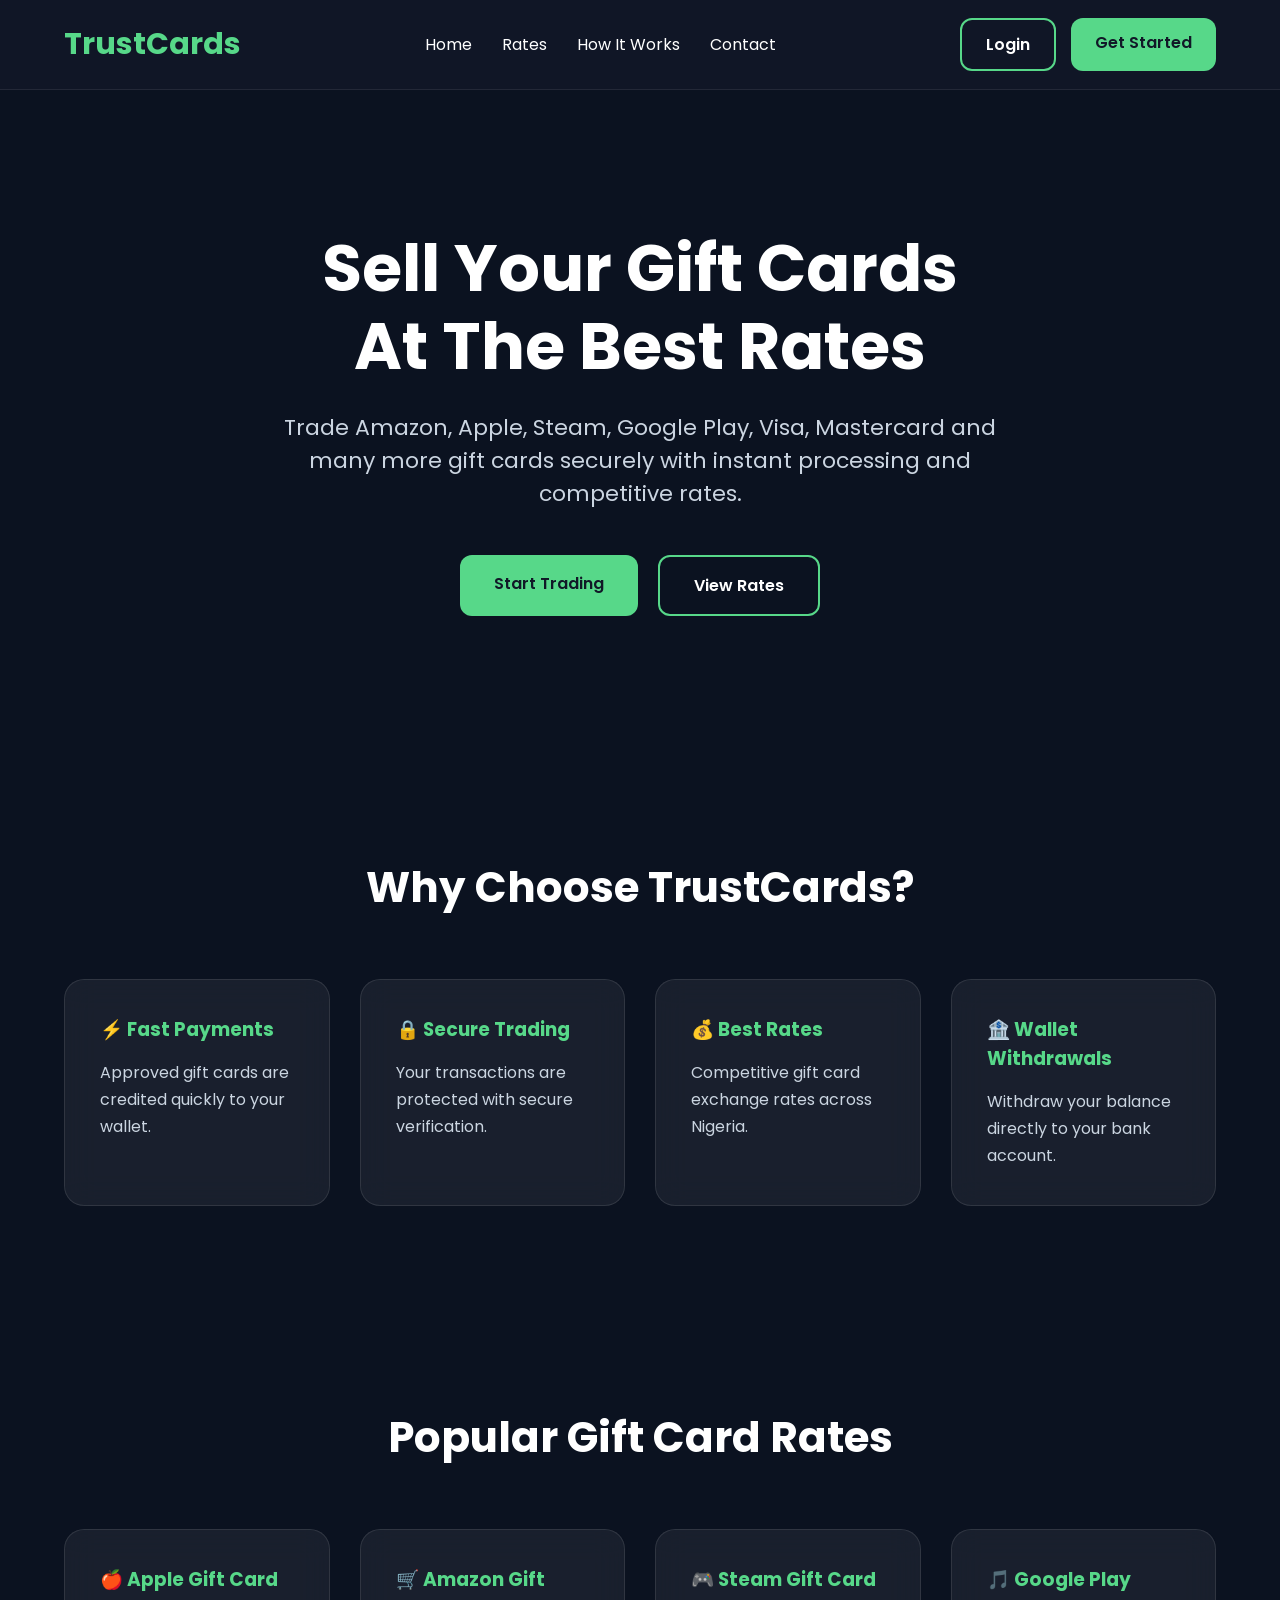
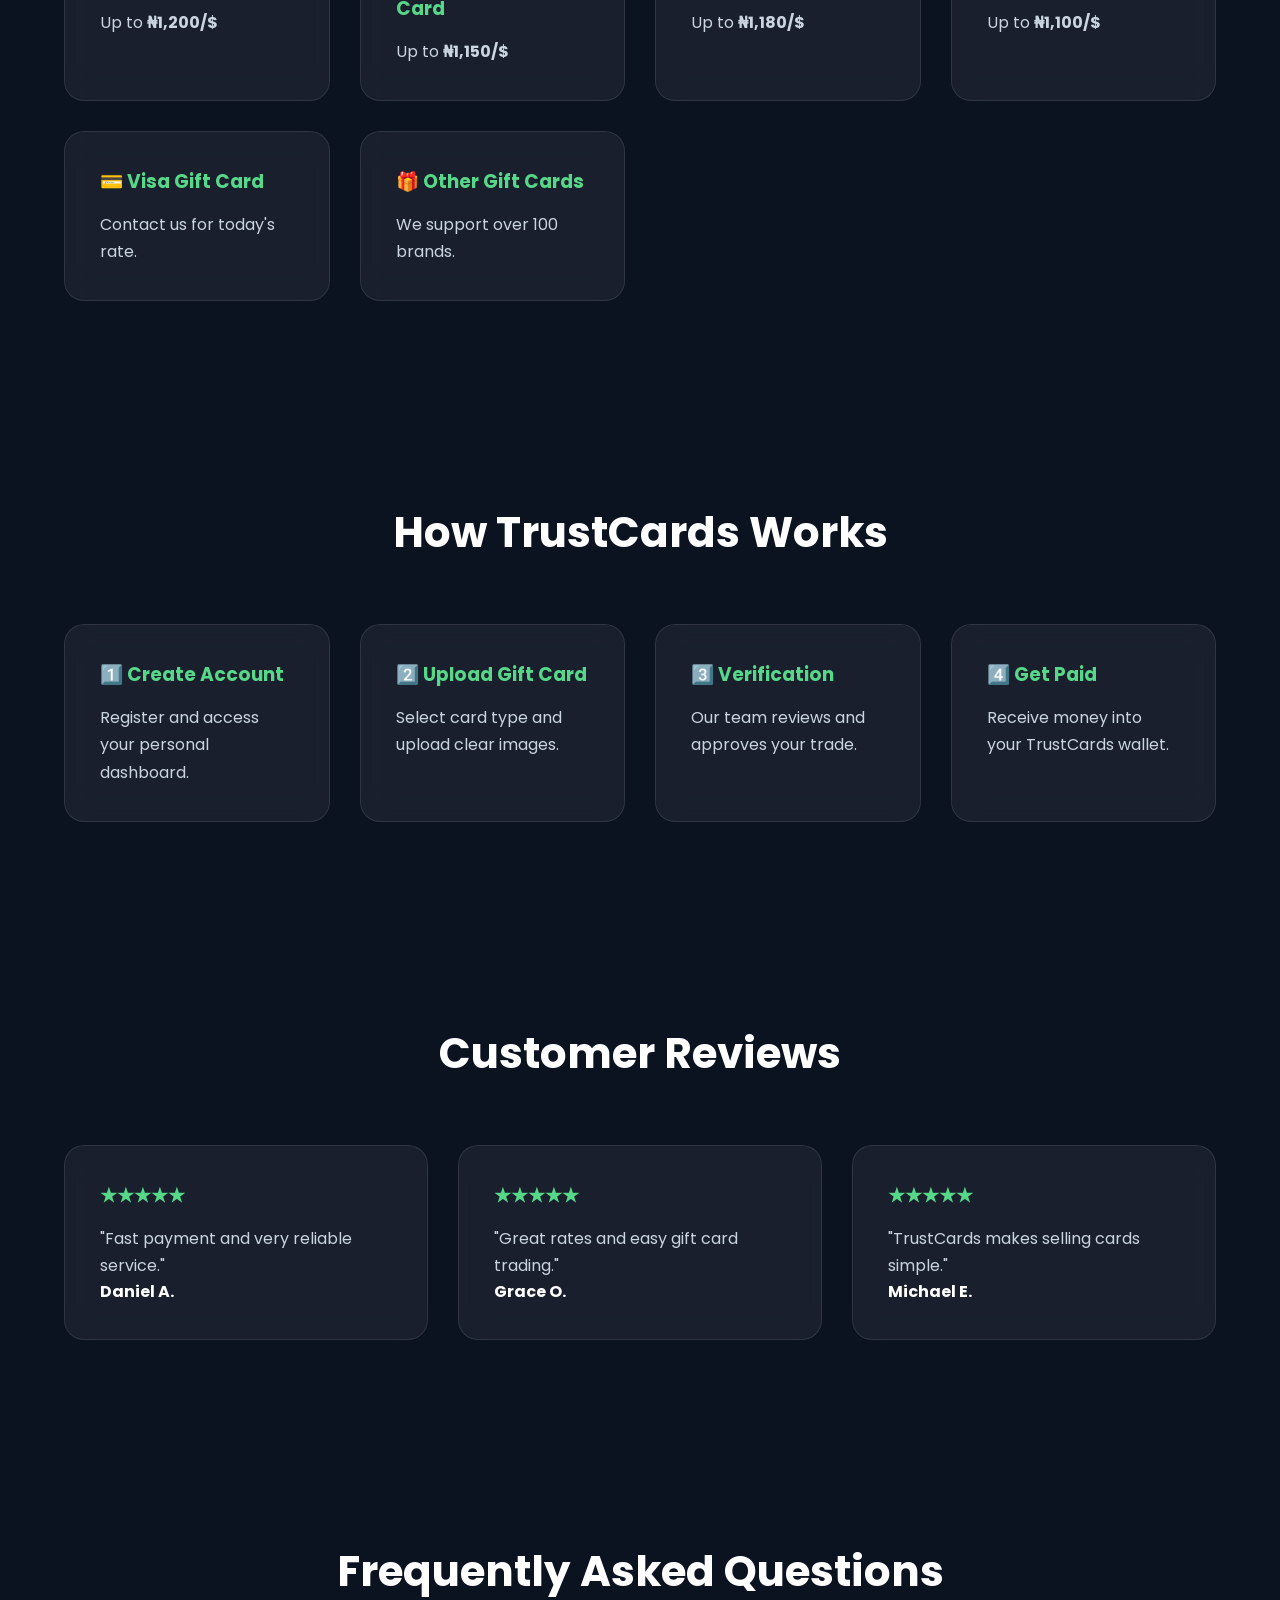
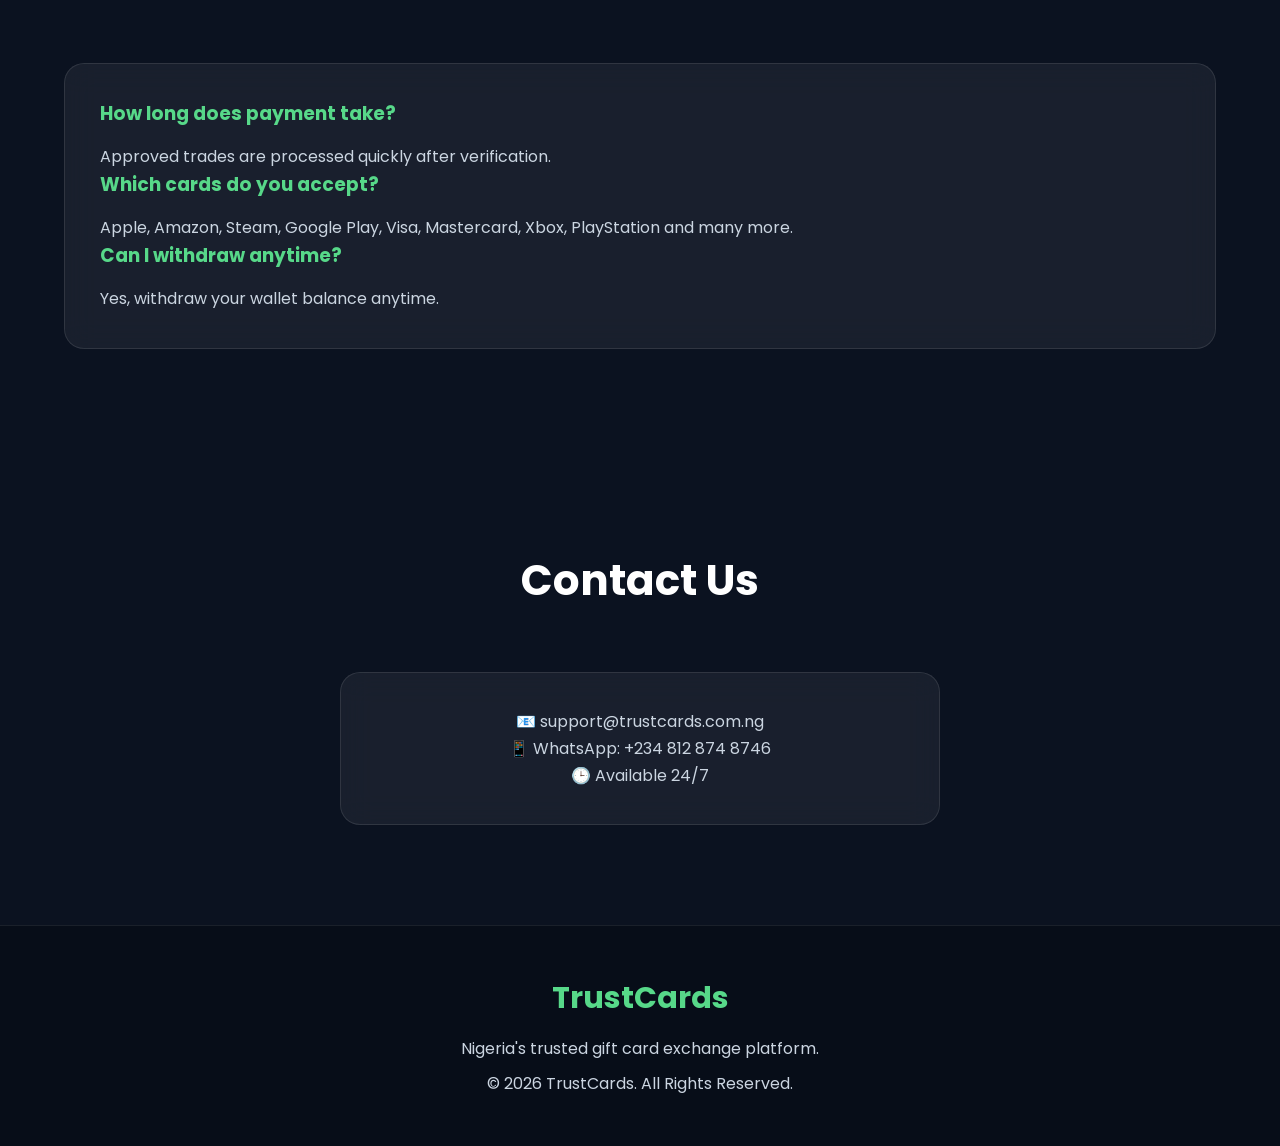
<file: index.html>
<!DOCTYPE html>
<html lang="en">

<head>

<meta charset="UTF-8">
<meta name="viewport" content="width=device-width, initial-scale=1.0">

<title>TrustCards | Sell Gift Cards at the Best Rates</title>

<meta name="description" content="Sell your gift cards securely and get paid at the best rates in Nigeria.">

<link rel="stylesheet" href="style.css">

</head>


<body>


<!-- Navigation -->

<header class="navbar">

<div class="container">

<a href="index.html" class="logo">
TrustCards
</a>


<nav>

<a href="#">Home</a>
<a href="#rates">Rates</a>
<a href="#how">How It Works</a>
<a href="#contact">Contact</a>

</nav>


<div class="nav-buttons">

<a href="login.html" class="login-btn">
Login
</a>


<a href="register.html" class="register-btn">
Get Started
</a>

</div>

</div>

</header>



<!-- Hero -->

<section class="hero">

<div class="container">


<h1>
Sell Your Gift Cards
<br>
At The Best Rates
</h1>


<p>
Trade Amazon, Apple, Steam, Google Play, Visa, Mastercard and many more gift cards securely with instant processing and competitive rates.
</p>


<div class="hero-buttons">

<a href="register.html" class="btn-primary">
Start Trading
</a>


<a href="#rates" class="btn-secondary">
View Rates
</a>


</div>

</div>

</section>




<!-- Features -->

<section class="features">


<div class="container">


<h2>
Why Choose TrustCards?
</h2>


<div class="features-grid">


<div class="feature-card">
<h3>⚡ Fast Payments</h3>
<p>Approved gift cards are credited quickly to your wallet.</p>
</div>


<div class="feature-card">
<h3>🔒 Secure Trading</h3>
<p>Your transactions are protected with secure verification.</p>
</div>


<div class="feature-card">
<h3>💰 Best Rates</h3>
<p>Competitive gift card exchange rates across Nigeria.</p>
</div>


<div class="feature-card">
<h3>🏦 Wallet Withdrawals</h3>
<p>Withdraw your balance directly to your bank account.</p>
</div>


</div>

</div>


</section>




<!-- Rates -->


<section class="features" id="rates">


<div class="container">


<h2>
Popular Gift Card Rates
</h2>


<div class="features-grid">


<div class="feature-card">
<h3>🍎 Apple Gift Card</h3>
<p>Up to <strong>₦1,200/$</strong></p>
</div>


<div class="feature-card">
<h3>🛒 Amazon Gift Card</h3>
<p>Up to <strong>₦1,150/$</strong></p>
</div>


<div class="feature-card">
<h3>🎮 Steam Gift Card</h3>
<p>Up to <strong>₦1,180/$</strong></p>
</div>


<div class="feature-card">
<h3>🎵 Google Play</h3>
<p>Up to <strong>₦1,100/$</strong></p>
</div>


<div class="feature-card">
<h3>💳 Visa Gift Card</h3>
<p>Contact us for today's rate.</p>
</div>


<div class="feature-card">
<h3>🎁 Other Gift Cards</h3>
<p>We support over 100 brands.</p>
</div>


</div>

</div>


</section>




<!-- How It Works -->


<section class="features" id="how">


<div class="container">


<h2>
How TrustCards Works
</h2>


<div class="features-grid">


<div class="feature-card">
<h3>1️⃣ Create Account</h3>
<p>Register and access your personal dashboard.</p>
</div>


<div class="feature-card">
<h3>2️⃣ Upload Gift Card</h3>
<p>Select card type and upload clear images.</p>
</div>


<div class="feature-card">
<h3>3️⃣ Verification</h3>
<p>Our team reviews and approves your trade.</p>
</div>


<div class="feature-card">
<h3>4️⃣ Get Paid</h3>
<p>Receive money into your TrustCards wallet.</p>
</div>


</div>

</div>


</section>





<!-- Reviews -->


<section class="features">


<div class="container">


<h2>
Customer Reviews
</h2>


<div class="features-grid">


<div class="feature-card">
<h3>★★★★★</h3>
<p>"Fast payment and very reliable service."</p>
<strong>Daniel A.</strong>
</div>


<div class="feature-card">
<h3>★★★★★</h3>
<p>"Great rates and easy gift card trading."</p>
<strong>Grace O.</strong>
</div>


<div class="feature-card">
<h3>★★★★★</h3>
<p>"TrustCards makes selling cards simple."</p>
<strong>Michael E.</strong>
</div>


</div>


</div>


</section>





<!-- FAQ -->


<section class="features">


<div class="container">


<h2>
Frequently Asked Questions
</h2>


<div class="feature-card">

<h3>
How long does payment take?
</h3>

<p>
Approved trades are processed quickly after verification.
</p>


<h3>
Which cards do you accept?
</h3>

<p>
Apple, Amazon, Steam, Google Play, Visa, Mastercard, Xbox, PlayStation and many more.
</p>


<h3>
Can I withdraw anytime?
</h3>

<p>
Yes, withdraw your wallet balance anytime.
</p>


</div>


</div>


</section>





<!-- Contact -->


<section class="features" id="contact">


<div class="container">


<h2>
Contact Us
</h2>


<div class="feature-card">


<p>
📧 support@trustcards.com.ng
</p>


<p>
📱 WhatsApp: +234 812 874 8746
</p>


<p>
🕒 Available 24/7
</p>


</div>


</div>


</section>





<!-- Footer -->


<footer>


<div class="container">


<h3>
TrustCards
</h3>


<p>
Nigeria's trusted gift card exchange platform.
</p>


<p>
© 2026 TrustCards. All Rights Reserved.
</p>


</div>


</footer>



</body>

</html>
</file>
<file: style.css>
/* ===========================
   Google Font
=========================== */

@import url('https://fonts.googleapis.com/css2?family=Poppins:wght@300;400;500;600;700;800&display=swap');


/* ===========================
   Reset
=========================== */

*{
    margin:0;
    padding:0;
    box-sizing:border-box;
}


html{
    scroll-behavior:smooth;
}


body{

    font-family:'Poppins',sans-serif;

    background:#0b1220;

    color:#fff;

}


.container{

    width:90%;

    max-width:1200px;

    margin:auto;

}




/* ===========================
   Navigation
=========================== */


.navbar{

    position:sticky;

    top:0;

    background:rgba(17,24,39,.95);

    backdrop-filter:blur(15px);

    border-bottom:1px solid rgba(255,255,255,.08);

    z-index:1000;

}



.navbar .container{

    display:flex;

    justify-content:space-between;

    align-items:center;

    padding:18px 0;

}



.logo{

    color:#57d889;

    text-decoration:none;

    font-size:30px;

    font-weight:700;

}



nav{

    display:flex;

    gap:30px;

}



nav a{

    color:#fff;

    text-decoration:none;

    transition:.3s;

}



nav a:hover{

    color:#57d889;

}



.nav-buttons{

    display:flex;

    gap:15px;

}



.login-btn,
.register-btn{

    text-decoration:none;

    padding:12px 24px;

    border-radius:12px;

    font-weight:600;

}



.login-btn{

    border:2px solid #57d889;

    color:#fff;

}



.register-btn{

    background:#57d889;

    color:#111827;

}




/* ===========================
   Hero
=========================== */


.hero{

    padding:140px 0;

    text-align:center;

}



.hero h1{

    font-size:65px;

    line-height:1.2;

    margin-bottom:25px;

}



.hero p{

    max-width:750px;

    margin:auto;

    font-size:22px;

    color:#cbd5e1;

}



.hero-buttons{

    margin-top:45px;

    display:flex;

    justify-content:center;

    gap:20px;

}



.btn-primary,
.btn-secondary{

    padding:16px 34px;

    border-radius:12px;

    text-decoration:none;

    font-weight:600;

}



.btn-primary{

    background:#57d889;

    color:#111827;

}



.btn-secondary{

    border:2px solid #57d889;

    color:#fff;

}




/* ===========================
   Sections
=========================== */


.features{

    padding:100px 0;

}



.features h2{

    text-align:center;

    font-size:42px;

    margin-bottom:60px;

}



.features-grid{

    display:grid;

    grid-template-columns:repeat(auto-fit,minmax(250px,1fr));

    gap:30px;

}




/* Glass Cards */


.feature-card{

    background:rgba(255,255,255,.06);

    border:1px solid rgba(255,255,255,.1);

    padding:35px;

    border-radius:20px;

    backdrop-filter:blur(15px);

    transition:.3s;

}



.feature-card:hover{

    transform:translateY(-10px);

    border-color:#57d889;

}



.feature-card h3{

    margin-bottom:15px;

    color:#57d889;

}



.feature-card p{

    color:#cbd5e1;

    line-height:1.7;

}




/* ===========================
   Contact Section
=========================== */


#contact .feature-card{

    text-align:center;

    max-width:600px;

    margin:auto;

}




/* ===========================
   Footer
=========================== */


footer{

    background:#070d18;

    border-top:1px solid rgba(255,255,255,.08);

    padding:50px 0;

    text-align:center;

}



footer h3{

    color:#57d889;

    font-size:30px;

    margin-bottom:15px;

}



footer p{

    color:#cbd5e1;

    margin-top:10px;

}




/* ===========================
   Mobile Responsive
=========================== */


@media(max-width:768px){


.navbar .container{

    flex-direction:column;

    gap:20px;

}


nav{

    flex-wrap:wrap;

    justify-content:center;

}


.nav-buttons{

    justify-content:center;

}


.hero{

    padding:90px 0;

}


.hero h1{

    font-size:40px;

}


.hero p{

    font-size:17px;

}


.hero-buttons{

    flex-direction:column;

}


.features h2{

    font-size:32px;

}


}
</file>
